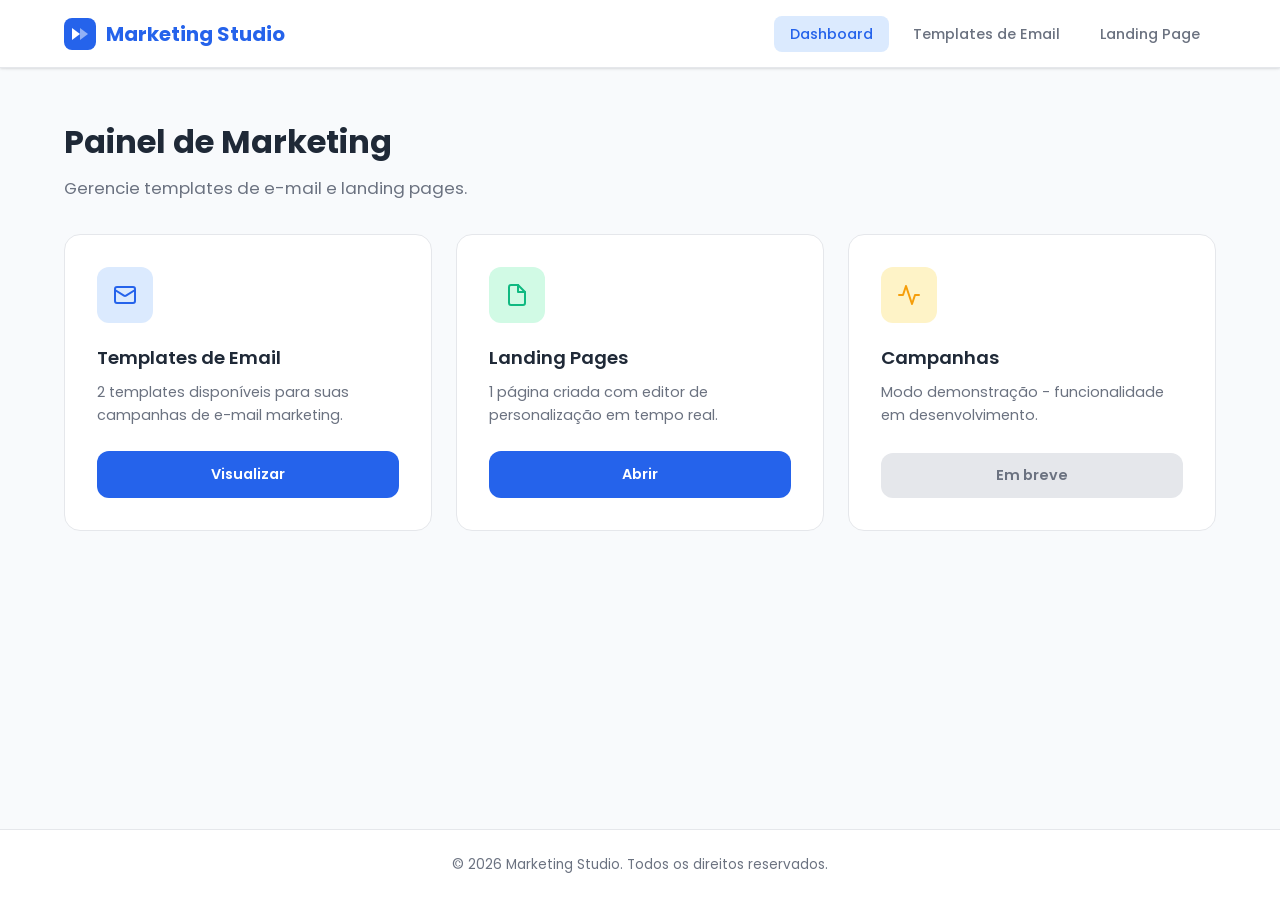
<file: index.html>
<!DOCTYPE html>
<html lang="pt-BR">
<head>
  <meta charset="UTF-8">
  <meta name="viewport" content="width=device-width, initial-scale=1.0">
  <title>Marketing Studio - Painel de Marketing</title>
  <link rel="stylesheet" href="css/style.css">
</head>
<body>

  <!-- Navbar -->
  <nav class="navbar">
    <div class="container">
      <a href="index.html" class="navbar-brand">
        <svg viewBox="0 0 32 32" fill="none" xmlns="http://www.w3.org/2000/svg">
          <rect width="32" height="32" rx="8" fill="#2563EB"/>
          <path d="M8 22V10l8 6-8 6z" fill="#fff"/>
          <path d="M16 22V10l8 6-8 6z" fill="#fff" opacity="0.5"/>
        </svg>
        Marketing Studio
      </a>
      <button class="navbar-toggle" aria-label="Abrir menu">
        <span></span>
        <span></span>
        <span></span>
      </button>
      <ul class="navbar-links">
        <li><a href="index.html" class="active">Dashboard</a></li>
        <li><a href="emails.html">Templates de Email</a></li>
        <li><a href="landing-page.html">Landing Page</a></li>
      </ul>
    </div>
  </nav>

  <!-- Main Content -->
  <main class="main">
    <div class="container">

      <!-- Page Header -->
      <div class="page-header">
        <h1>Painel de Marketing</h1>
        <p>Gerencie templates de e-mail e landing pages.</p>
      </div>

      <!-- Cards -->
      <div class="cards-grid">

        <!-- Card 1: Templates de Email -->
        <div class="card">
          <div class="card-icon blue">
            <svg width="24" height="24" viewBox="0 0 24 24" fill="none" stroke="currentColor" stroke-width="2" stroke-linecap="round" stroke-linejoin="round">
              <rect x="2" y="4" width="20" height="16" rx="2"/>
              <path d="m22 7-8.97 5.7a1.94 1.94 0 0 1-2.06 0L2 7"/>
            </svg>
          </div>
          <h3>Templates de Email</h3>
          <p>2 templates disponíveis para suas campanhas de e-mail marketing.</p>
          <a href="emails.html" class="btn btn-primary">Visualizar</a>
        </div>

        <!-- Card 2: Landing Pages -->
        <div class="card">
          <div class="card-icon green">
            <svg width="24" height="24" viewBox="0 0 24 24" fill="none" stroke="currentColor" stroke-width="2" stroke-linecap="round" stroke-linejoin="round">
              <path d="M13 2H6a2 2 0 0 0-2 2v16a2 2 0 0 0 2 2h12a2 2 0 0 0 2-2V9z"/>
              <polyline points="13 2 13 9 20 9"/>
            </svg>
          </div>
          <h3>Landing Pages</h3>
          <p>1 página criada com editor de personalização em tempo real.</p>
          <a href="landing-page.html" class="btn btn-primary">Abrir</a>
        </div>

        <!-- Card 3: Campanhas -->
        <div class="card">
          <div class="card-icon orange">
            <svg width="24" height="24" viewBox="0 0 24 24" fill="none" stroke="currentColor" stroke-width="2" stroke-linecap="round" stroke-linejoin="round">
              <path d="M22 12h-4l-3 9L9 3l-3 9H2"/>
            </svg>
          </div>
          <h3>Campanhas</h3>
          <p>Modo demonstração - funcionalidade em desenvolvimento.</p>
          <button class="btn btn-disabled" disabled>Em breve</button>
        </div>

      </div>
    </div>
  </main>

  <!-- Footer -->
  <footer class="footer">
    <div class="container">
      <p>&copy; 2026 Marketing Studio. Todos os direitos reservados.</p>
    </div>
  </footer>

  <script src="js/app.js"></script>
</body>
</html>
</file>
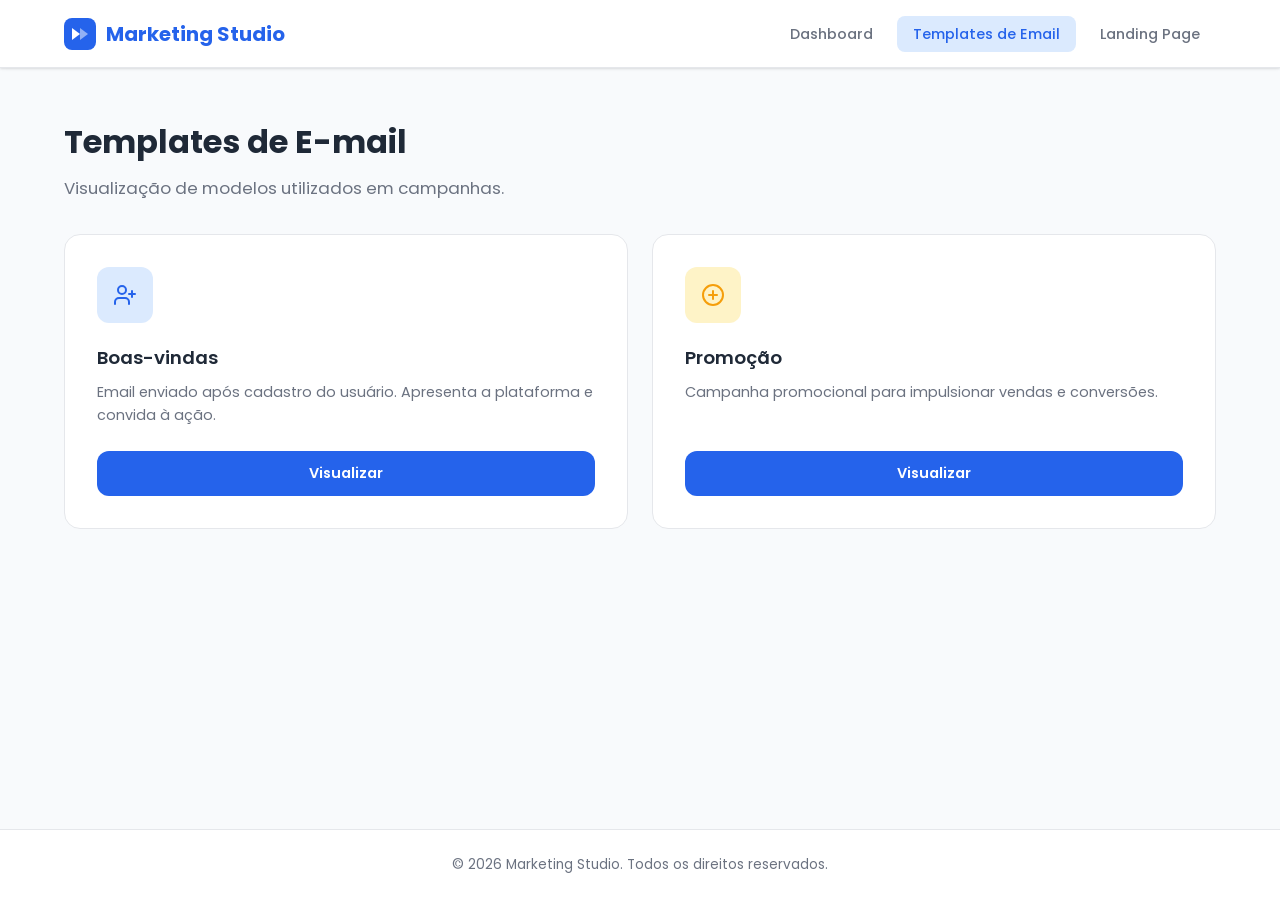
<file: emails.html>
<!DOCTYPE html>
<html lang="pt-BR">
<head>
  <meta charset="UTF-8">
  <meta name="viewport" content="width=device-width, initial-scale=1.0">
  <title>Marketing Studio - Templates de E-mail</title>
  <link rel="stylesheet" href="css/style.css">
</head>
<body>

  <!-- Navbar -->
  <nav class="navbar">
    <div class="container">
      <a href="index.html" class="navbar-brand">
        <svg viewBox="0 0 32 32" fill="none" xmlns="http://www.w3.org/2000/svg">
          <rect width="32" height="32" rx="8" fill="#2563EB"/>
          <path d="M8 22V10l8 6-8 6z" fill="#fff"/>
          <path d="M16 22V10l8 6-8 6z" fill="#fff" opacity="0.5"/>
        </svg>
        Marketing Studio
      </a>
      <button class="navbar-toggle" aria-label="Abrir menu">
        <span></span>
        <span></span>
        <span></span>
      </button>
      <ul class="navbar-links">
        <li><a href="index.html">Dashboard</a></li>
        <li><a href="emails.html" class="active">Templates de Email</a></li>
        <li><a href="landing-page.html">Landing Page</a></li>
      </ul>
    </div>
  </nav>

  <!-- Main Content -->
  <main class="main">
    <div class="container">

      <!-- Page Header -->
      <div class="page-header">
        <h1>Templates de E-mail</h1>
        <p>Visualização de modelos utilizados em campanhas.</p>
      </div>

      <!-- Cards -->
      <div class="cards-grid">

        <!-- Card 1: Boas-vindas -->
        <div class="card">
          <div class="card-icon blue">
            <svg width="24" height="24" viewBox="0 0 24 24" fill="none" stroke="currentColor" stroke-width="2" stroke-linecap="round" stroke-linejoin="round">
              <path d="M16 21v-2a4 4 0 0 0-4-4H6a4 4 0 0 0-4 4v2"/>
              <circle cx="9" cy="7" r="4"/>
              <line x1="19" y1="8" x2="19" y2="14"/>
              <line x1="22" y1="11" x2="16" y2="11"/>
            </svg>
          </div>
          <h3>Boas-vindas</h3>
          <p>Email enviado após cadastro do usuário. Apresenta a plataforma e convida à ação.</p>
          <button class="btn btn-primary btn-preview" data-target="welcome-template">Visualizar</button>

          <!-- Email Template: Boas-vindas -->
          <div id="welcome-template" class="email-preview">
            <div class="email-frame">
              <table width="100%" cellpadding="0" cellspacing="0" style="background-color: #ffffff; border-radius: 12px; overflow: hidden; font-family: 'Poppins', Arial, Helvetica, sans-serif;">
                <!-- Header -->
                <tr>
                  <td style="background: linear-gradient(135deg, #2563EB 0%, #1E40AF 100%); padding: 32px; text-align: center;">
                    <table width="100%" cellpadding="0" cellspacing="0">
                      <tr>
                        <td style="text-align: center;">
                          <span style="font-size: 24px; font-weight: 700; color: #ffffff; letter-spacing: -0.5px;">Marketing Studio</span>
                        </td>
                      </tr>
                    </table>
                  </td>
                </tr>
                <!-- Hero Image -->
                <tr>
                  <td style="padding: 0;">
                    <div style="width: 100%; height: 180px; background: linear-gradient(135deg, #DBEAFE 0%, #93C5FD 100%); display: flex; align-items: center; justify-content: center;">
                      <svg width="64" height="64" viewBox="0 0 24 24" fill="none" stroke="#2563EB" stroke-width="1.5" stroke-linecap="round" stroke-linejoin="round" style="opacity: 0.6;">
                        <path d="M3 9l9-7 9 7v11a2 2 0 0 1-2 2H5a2 2 0 0 1-2-2z"/>
                        <polyline points="9 22 9 12 15 12 15 22"/>
                      </svg>
                    </div>
                  </td>
                </tr>
                <!-- Content -->
                <tr>
                  <td style="padding: 40px 32px 16px; text-align: center;">
                    <h1 style="margin: 0 0 16px; font-size: 26px; font-weight: 700; color: #1F2937;">Bem-vindo!</h1>
                    <p style="margin: 0 0 32px; font-size: 15px; color: #6B7280; line-height: 1.7;">
                      Obrigado por criar sua conta.<br>
                      Estamos muito felizes em tê-lo conosco. Explore todas as funcionalidades e comece a criar suas campanhas agora mesmo.
                    </p>
                    <a href="#" style="display: inline-block; padding: 14px 36px; background-color: #2563EB; color: #ffffff; font-size: 15px; font-weight: 600; border-radius: 12px; text-decoration: none; transition: background-color 0.3s;">
                      Começar Agora
                    </a>
                  </td>
                </tr>
                <!-- Spacer -->
                <tr>
                  <td style="padding: 16px 32px;">
                    <hr style="border: none; border-top: 1px solid #E5E7EB; margin: 0;">
                  </td>
                </tr>
                <!-- Footer -->
                <tr>
                  <td style="padding: 16px 32px 32px; text-align: center;">
                    <p style="margin: 0 0 8px; font-size: 12px; color: #9CA3AF;">
                      Este e-mail foi enviado por Marketing Studio.
                    </p>
                    <p style="margin: 0; font-size: 12px; color: #9CA3AF;">
                      © 2026 Marketing Studio. Todos os direitos reservados.
                    </p>
                  </td>
                </tr>
              </table>
            </div>
          </div>
        </div>

        <!-- Card 2: Promoção -->
        <div class="card">
          <div class="card-icon orange">
            <svg width="24" height="24" viewBox="0 0 24 24" fill="none" stroke="currentColor" stroke-width="2" stroke-linecap="round" stroke-linejoin="round">
              <circle cx="12" cy="12" r="10"/>
              <line x1="12" y1="8" x2="12" y2="16"/>
              <line x1="8" y1="12" x2="16" y2="12"/>
            </svg>
          </div>
          <h3>Promoção</h3>
          <p>Campanha promocional para impulsionar vendas e conversões.</p>
          <button class="btn btn-primary btn-preview" data-target="promo-template">Visualizar</button>

          <!-- Email Template: Promoção -->
          <div id="promo-template" class="email-preview">
            <div class="email-frame">
              <table width="100%" cellpadding="0" cellspacing="0" style="background-color: #ffffff; border-radius: 12px; overflow: hidden; font-family: 'Poppins', Arial, Helvetica, sans-serif;">
                <!-- Banner -->
                <tr>
                  <td style="background: linear-gradient(135deg, #F59E0B 0%, #D97706 100%); padding: 40px 32px; text-align: center;">
                    <table width="100%" cellpadding="0" cellspacing="0">
                      <tr>
                        <td style="text-align: center;">
                          <span style="display: inline-block; background: rgba(255,255,255,0.2); padding: 6px 16px; border-radius: 20px; font-size: 13px; font-weight: 600; color: #ffffff; letter-spacing: 1px; text-transform: uppercase;">Oferta Especial</span>
                        </td>
                      </tr>
                    </table>
                  </td>
                </tr>
                <!-- Content -->
                <tr>
                  <td style="padding: 40px 32px; text-align: center;">
                    <h1 style="margin: 0 0 8px; font-size: 42px; font-weight: 800; color: #D97706;">50% OFF</h1>
                    <p style="margin: 0 0 8px; font-size: 18px; font-weight: 600; color: #1F2937;">em todos os planos</p>
                    <p style="margin: 0 0 32px; font-size: 15px; color: #6B7280; line-height: 1.7;">
                      Aproveite nossa oferta exclusiva por tempo limitado.<br>
                      Transforme suas campanhas com ferramentas profissionais.
                    </p>
                    <a href="#" style="display: inline-block; padding: 14px 36px; background-color: #D97706; color: #ffffff; font-size: 15px; font-weight: 600; border-radius: 12px; text-decoration: none;">
                      Comprar
                    </a>
                  </td>
                </tr>
                <!-- Features -->
                <tr>
                  <td style="padding: 0 32px 32px;">
                    <table width="100%" cellpadding="0" cellspacing="0" style="background: #FFFBEB; border-radius: 12px; border: 1px solid #FDE68A;">
                      <tr>
                        <td style="padding: 20px 24px;">
                          <table width="100%" cellpadding="0" cellspacing="0">
                            <tr>
                              <td width="33%" style="text-align: center; padding: 8px;">
                                <p style="margin: 0; font-size: 13px; color: #92400E;">✅ Templates Ilimitados</p>
                              </td>
                              <td width="33%" style="text-align: center; padding: 8px;">
                                <p style="margin: 0; font-size: 13px; color: #92400E;">✅ Suporte 24/7</p>
                              </td>
                              <td width="33%" style="text-align: center; padding: 8px;">
                                <p style="margin: 0; font-size: 13px; color: #92400E;">✅ Analytics Completo</p>
                              </td>
                            </tr>
                          </table>
                        </td>
                      </tr>
                    </table>
                  </td>
                </tr>
                <!-- Spacer -->
                <tr>
                  <td style="padding: 0 32px 16px;">
                    <hr style="border: none; border-top: 1px solid #E5E7EB; margin: 0;">
                  </td>
                </tr>
                <!-- Footer -->
                <tr>
                  <td style="padding: 16px 32px 32px; text-align: center;">
                    <p style="margin: 0 0 8px; font-size: 12px; color: #9CA3AF;">
                      Você recebeu este e-mail porque está cadastrado no Marketing Studio.
                    </p>
                    <p style="margin: 0 0 8px; font-size: 12px; color: #9CA3AF;">
                      © 2026 Marketing Studio. Todos os direitos reservados.
                    </p>
                    <p style="margin: 0; font-size: 12px;">
                      <a href="#" style="color: #2563EB; text-decoration: underline;">Cancelar inscrição</a>
                    </p>
                  </td>
                </tr>
              </table>
            </div>
          </div>
        </div>

      </div>
    </div>
  </main>

  <!-- Footer -->
  <footer class="footer">
    <div class="container">
      <p>&copy; 2026 Marketing Studio. Todos os direitos reservados.</p>
    </div>
  </footer>

  <script src="js/app.js"></script>
</body>
</html>
</file>
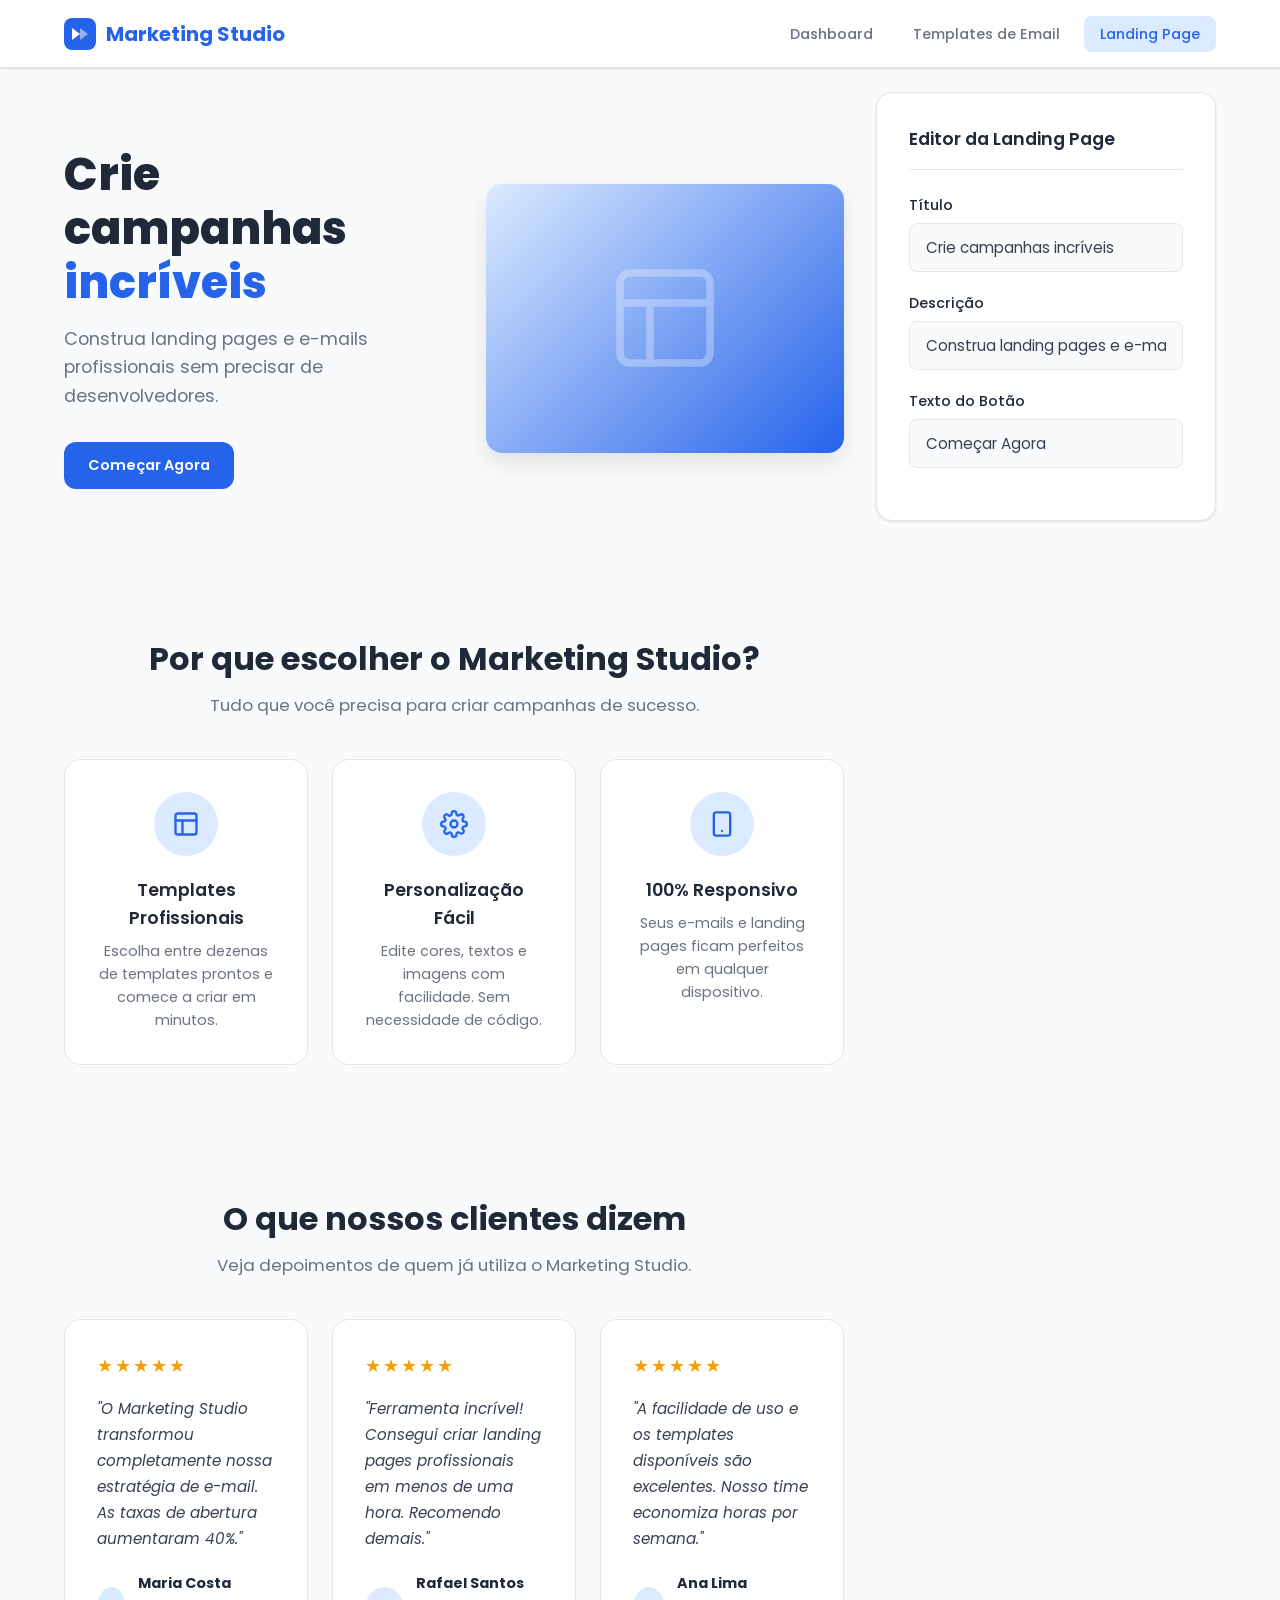
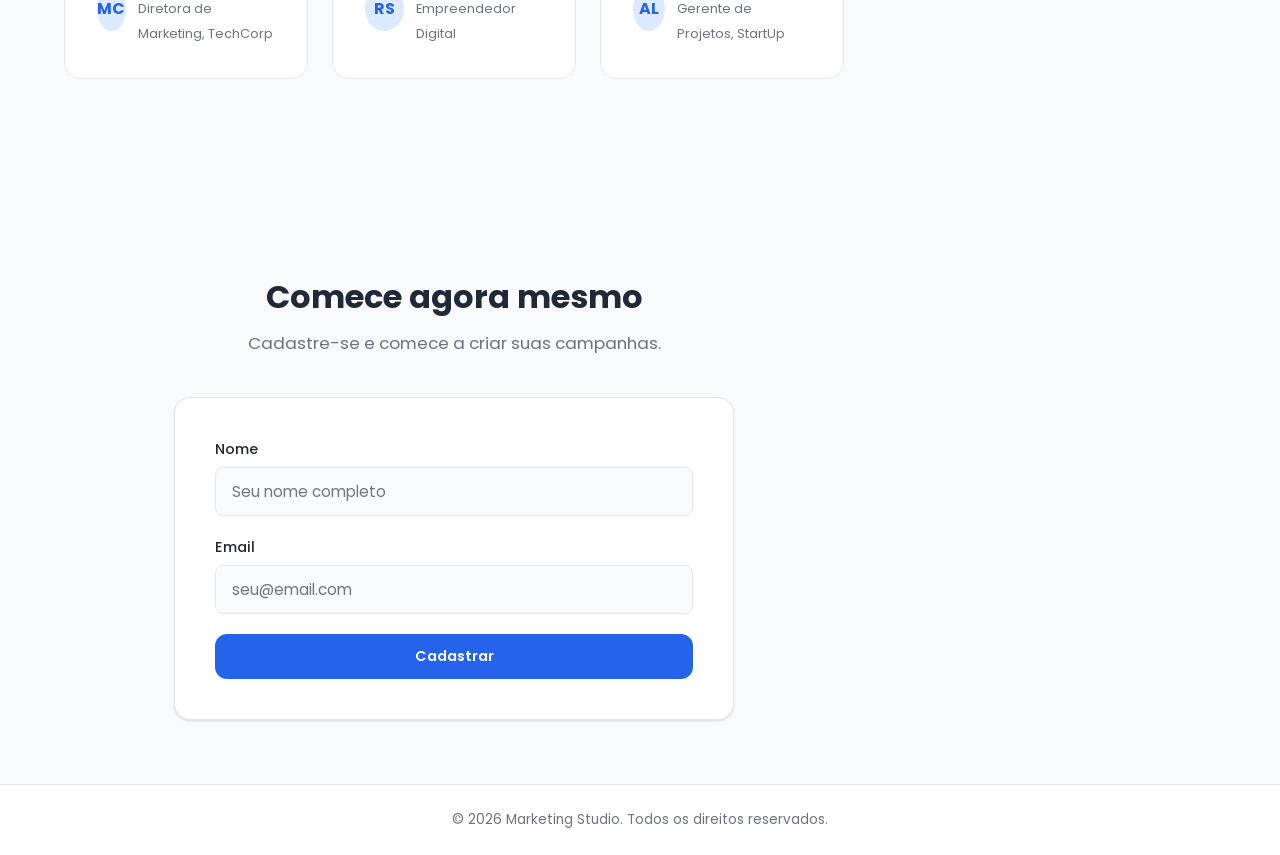
<file: landing-page.html>
<!DOCTYPE html>
<html lang="pt-BR">
<head>
  <meta charset="UTF-8">
  <meta name="viewport" content="width=device-width, initial-scale=1.0">
  <title>Marketing Studio - Landing Page</title>
  <link rel="stylesheet" href="css/style.css">
</head>
<body>

  <!-- Navbar -->
  <nav class="navbar">
    <div class="container">
      <a href="index.html" class="navbar-brand">
        <svg viewBox="0 0 32 32" fill="none" xmlns="http://www.w3.org/2000/svg">
          <rect width="32" height="32" rx="8" fill="#2563EB"/>
          <path d="M8 22V10l8 6-8 6z" fill="#fff"/>
          <path d="M16 22V10l8 6-8 6z" fill="#fff" opacity="0.5"/>
        </svg>
        Marketing Studio
      </a>
      <button class="navbar-toggle" aria-label="Abrir menu">
        <span></span>
        <span></span>
        <span></span>
      </button>
      <ul class="navbar-links">
        <li><a href="index.html">Dashboard</a></li>
        <li><a href="emails.html">Templates de Email</a></li>
        <li><a href="landing-page.html" class="active">Landing Page</a></li>
      </ul>
    </div>
  </nav>

  <!-- Main Content -->
  <main class="main">
    <div class="container">

      <!-- Editor Layout: Landing Page + Painel -->
      <div class="editor-layout">

        <!-- Landing Page Content -->
        <div class="lp-main">

          <!-- Hero Section -->
          <section class="hero">
            <div class="hero-content">
              <h1 id="lp-hero-title">Crie campanhas <span>incríveis</span></h1>
              <p class="hero-description" id="lp-hero-description">Construa landing pages e e-mails profissionais sem precisar de desenvolvedores.</p>
              <a href="#formulario" class="btn btn-primary" id="lp-hero-btn">Começar Agora</a>
            </div>
            <div class="hero-visual">
              <div class="hero-image-placeholder">
                <svg viewBox="0 0 24 24" fill="none" stroke="#ffffff" stroke-width="1.5" stroke-linecap="round" stroke-linejoin="round">
                  <rect x="3" y="3" width="18" height="18" rx="2" ry="2"/>
                  <line x1="3" y1="9" x2="21" y2="9"/>
                  <line x1="9" y1="21" x2="9" y2="9"/>
                </svg>
              </div>
            </div>
          </section>

          <!-- Benefits Section -->
          <section>
            <div class="section-title">
              <h2>Por que escolher o Marketing Studio?</h2>
              <p>Tudo que você precisa para criar campanhas de sucesso.</p>
            </div>
            <div class="benefits-grid">

              <!-- Benefit 1 -->
              <div class="benefit-card">
                <div class="benefit-icon">
                  <svg viewBox="0 0 24 24" fill="none" stroke="currentColor" stroke-width="2" stroke-linecap="round" stroke-linejoin="round">
                    <rect x="3" y="3" width="18" height="18" rx="2" ry="2"/>
                    <line x1="3" y1="9" x2="21" y2="9"/>
                    <line x1="9" y1="21" x2="9" y2="9"/>
                  </svg>
                </div>
                <h3>Templates Profissionais</h3>
                <p>Escolha entre dezenas de templates prontos e comece a criar em minutos.</p>
              </div>

              <!-- Benefit 2 -->
              <div class="benefit-card">
                <div class="benefit-icon">
                  <svg viewBox="0 0 24 24" fill="none" stroke="currentColor" stroke-width="2" stroke-linecap="round" stroke-linejoin="round">
                    <circle cx="12" cy="12" r="3"/>
                    <path d="M19.4 15a1.65 1.65 0 0 0 .33 1.82l.06.06a2 2 0 0 1 0 2.83 2 2 0 0 1-2.83 0l-.06-.06a1.65 1.65 0 0 0-1.82-.33 1.65 1.65 0 0 0-1 1.51V21a2 2 0 0 1-2 2 2 2 0 0 1-2-2v-.09A1.65 1.65 0 0 0 9 19.4a1.65 1.65 0 0 0-1.82.33l-.06.06a2 2 0 0 1-2.83 0 2 2 0 0 1 0-2.83l.06-.06A1.65 1.65 0 0 0 4.68 15a1.65 1.65 0 0 0-1.51-1H3a2 2 0 0 1-2-2 2 2 0 0 1 2-2h.09A1.65 1.65 0 0 0 4.6 9a1.65 1.65 0 0 0-.33-1.82l-.06-.06a2 2 0 0 1 0-2.83 2 2 0 0 1 2.83 0l.06.06A1.65 1.65 0 0 0 9 4.68a1.65 1.65 0 0 0 1-1.51V3a2 2 0 0 1 2-2 2 2 0 0 1 2 2v.09a1.65 1.65 0 0 0 1 1.51 1.65 1.65 0 0 0 1.82-.33l.06-.06a2 2 0 0 1 2.83 0 2 2 0 0 1 0 2.83l-.06.06a1.65 1.65 0 0 0-.33 1.82V9a1.65 1.65 0 0 0 1.51 1H21a2 2 0 0 1 2 2 2 2 0 0 1-2 2h-.09a1.65 1.65 0 0 0-1.51 1z"/>
                  </svg>
                </div>
                <h3>Personalização Fácil</h3>
                <p>Edite cores, textos e imagens com facilidade. Sem necessidade de código.</p>
              </div>

              <!-- Benefit 3 -->
              <div class="benefit-card">
                <div class="benefit-icon">
                  <svg viewBox="0 0 24 24" fill="none" stroke="currentColor" stroke-width="2" stroke-linecap="round" stroke-linejoin="round">
                    <rect x="5" y="2" width="14" height="20" rx="2" ry="2"/>
                    <line x1="12" y1="18" x2="12.01" y2="18"/>
                  </svg>
                </div>
                <h3>100% Responsivo</h3>
                <p>Seus e-mails e landing pages ficam perfeitos em qualquer dispositivo.</p>
              </div>

            </div>
          </section>

          <!-- Testimonials Section -->
          <section>
            <div class="section-title">
              <h2>O que nossos clientes dizem</h2>
              <p>Veja depoimentos de quem já utiliza o Marketing Studio.</p>
            </div>
            <div class="testimonials-grid">

              <!-- Testimonial 1 -->
              <div class="testimonial-card">
                <div class="testimonial-stars">★★★★★</div>
                <blockquote>"O Marketing Studio transformou completamente nossa estratégia de e-mail. As taxas de abertura aumentaram 40%."</blockquote>
                <div class="testimonial-author">
                  <div class="testimonial-avatar">MC</div>
                  <div class="testimonial-info">
                    <strong>Maria Costa</strong>
                    <span>Diretora de Marketing, TechCorp</span>
                  </div>
                </div>
              </div>

              <!-- Testimonial 2 -->
              <div class="testimonial-card">
                <div class="testimonial-stars">★★★★★</div>
                <blockquote>"Ferramenta incrível! Consegui criar landing pages profissionais em menos de uma hora. Recomendo demais."</blockquote>
                <div class="testimonial-author">
                  <div class="testimonial-avatar">RS</div>
                  <div class="testimonial-info">
                    <strong>Rafael Santos</strong>
                    <span>Empreendedor Digital</span>
                  </div>
                </div>
              </div>

              <!-- Testimonial 3 -->
              <div class="testimonial-card">
                <div class="testimonial-stars">★★★★★</div>
                <blockquote>"A facilidade de uso e os templates disponíveis são excelentes. Nosso time economiza horas por semana."</blockquote>
                <div class="testimonial-author">
                  <div class="testimonial-avatar">AL</div>
                  <div class="testimonial-info">
                    <strong>Ana Lima</strong>
                    <span>Gerente de Projetos, StartUp</span>
                  </div>
                </div>
              </div>

            </div>
          </section>

          <!-- Form Section -->
          <section id="formulario" class="form-section">
            <div class="section-title">
              <h2>Comece agora mesmo</h2>
              <p>Cadastre-se e comece a criar suas campanhas.</p>
            </div>
            <div class="form-container">
              <div id="form-message" class="form-message"></div>
              <form id="signup-form" novalidate>
                <div class="form-group">
                  <label for="name">Nome</label>
                  <input type="text" id="name" name="name" placeholder="Seu nome completo">
                </div>
                <div class="form-group">
                  <label for="email">Email</label>
                  <input type="email" id="email" name="email" placeholder="seu@email.com">
                </div>
                <button type="submit" class="btn btn-primary" style="width: 100%;">Cadastrar</button>
              </form>
            </div>
          </section>

        </div>

        <!-- Editor Panel -->
        <aside class="editor-panel">
          <h3>Editor da Landing Page</h3>
          <div class="form-group">
            <label for="editor-title">Título</label>
            <input type="text" id="editor-title" placeholder="Digite o título" value="Crie campanhas incríveis">
          </div>
          <div class="form-group">
            <label for="editor-description">Descrição</label>
            <input type="text" id="editor-description" placeholder="Digite a descrição" value="Construa landing pages e e-mails profissionais.">
          </div>
          <div class="form-group">
            <label for="editor-btn-text">Texto do Botão</label>
            <input type="text" id="editor-btn-text" placeholder="Texto do botão" value="Começar Agora">
          </div>
        </aside>

      </div>
    </div>
  </main>

  <!-- Footer -->
  <footer class="footer">
    <div class="container">
      <p>&copy; 2026 Marketing Studio. Todos os direitos reservados.</p>
    </div>
  </footer>

  <script src="js/app.js"></script>
</body>
</html>
</file>
<file: css/style.css>
/* ============================================
   MARKETING STUDIO - Estilos Principais
   ============================================ */

@import url('https://fonts.googleapis.com/css2?family=Poppins:wght@300;400;500;600;700;800&display=swap');

/* --- Variáveis CSS --- */
:root {
  --bg: #F8FAFC;
  --white: #FFFFFF;
  --blue: #2563EB;
  --blue-dark: #1E40AF;
  --blue-light: #DBEAFE;
  --gray: #374151;
  --gray-light: #E5E7EB;
  --gray-medium: #6B7280;
  --gray-dark: #1F2937;
  --green: #10B981;
  --orange: #F59E0B;
  --red: #EF4444;
  --shadow: 0 1px 3px rgba(0, 0, 0, 0.08), 0 1px 2px rgba(0, 0, 0, 0.06);
  --shadow-md: 0 4px 6px rgba(0, 0, 0, 0.07), 0 2px 4px rgba(0, 0, 0, 0.06);
  --shadow-lg: 0 10px 25px rgba(0, 0, 0, 0.1);
  --radius: 16px;
  --radius-sm: 12px;
  --radius-xs: 8px;
  --transition: 0.3s ease;
}

/* --- Reset --- */
*,
*::before,
*::after {
  margin: 0;
  padding: 0;
  box-sizing: border-box;
}

html {
  scroll-behavior: smooth;
}

body {
  font-family: 'Poppins', sans-serif;
  background-color: var(--bg);
  color: var(--gray);
  line-height: 1.6;
  min-height: 100vh;
  display: flex;
  flex-direction: column;
}

a {
  text-decoration: none;
  color: inherit;
}

ul {
  list-style: none;
}

img {
  max-width: 100%;
  display: block;
}

button {
  font-family: inherit;
  cursor: pointer;
  border: none;
  outline: none;
}

input, textarea {
  font-family: inherit;
  border: none;
  outline: none;
}

/* --- Navbar --- */
.navbar {
  position: fixed;
  top: 0;
  left: 0;
  right: 0;
  z-index: 1000;
  background: var(--white);
  border-bottom: 1px solid var(--gray-light);
  box-shadow: var(--shadow);
  height: 68px;
  display: flex;
  align-items: center;
}

.navbar .container {
  width: 100%;
  max-width: 1200px;
  margin: 0 auto;
  padding: 0 24px;
  display: flex;
  align-items: center;
  justify-content: space-between;
}

.navbar-brand {
  display: flex;
  align-items: center;
  gap: 10px;
  font-size: 1.25rem;
  font-weight: 700;
  color: var(--blue);
}

.navbar-brand svg {
  width: 32px;
  height: 32px;
}

.navbar-links {
  display: flex;
  align-items: center;
  gap: 8px;
}

.navbar-links a {
  padding: 8px 16px;
  border-radius: var(--radius-xs);
  font-size: 0.9rem;
  font-weight: 500;
  color: var(--gray-medium);
  transition: all var(--transition);
}

.navbar-links a:hover,
.navbar-links a.active {
  background: var(--blue-light);
  color: var(--blue);
}

/* Hamburger Mobile */
.navbar-toggle {
  display: none;
  flex-direction: column;
  gap: 5px;
  background: none;
  padding: 8px;
}

.navbar-toggle span {
  display: block;
  width: 24px;
  height: 2px;
  background: var(--gray);
  border-radius: 2px;
  transition: all var(--transition);
}

.navbar-toggle.active span:nth-child(1) {
  transform: rotate(45deg) translate(5px, 5px);
}

.navbar-toggle.active span:nth-child(2) {
  opacity: 0;
}

.navbar-toggle.active span:nth-child(3) {
  transform: rotate(-45deg) translate(5px, -5px);
}

/* --- Container / Main --- */
.main {
  padding-top: 68px;
  flex: 1;
}

.container {
  max-width: 1200px;
  margin: 0 auto;
  padding: 0 24px;
}

/* --- Page Header --- */
.page-header {
  padding: 48px 0 32px;
}

.page-header h1 {
  font-size: 2rem;
  font-weight: 700;
  color: var(--gray-dark);
  margin-bottom: 8px;
}

.page-header p {
  font-size: 1.05rem;
  color: var(--gray-medium);
}

/* --- Cards Grid --- */
.cards-grid {
  display: grid;
  grid-template-columns: repeat(auto-fit, minmax(300px, 1fr));
  gap: 24px;
  padding-bottom: 64px;
}

/* --- Card --- */
.card {
  background: var(--white);
  border-radius: var(--radius);
  border: 1px solid var(--gray-light);
  padding: 32px;
  transition: all var(--transition);
  display: flex;
  flex-direction: column;
}

.card:hover {
  box-shadow: var(--shadow-lg);
  transform: translateY(-4px);
  border-color: var(--blue-light);
}

.card-icon {
  width: 56px;
  height: 56px;
  border-radius: var(--radius-sm);
  display: flex;
  align-items: center;
  justify-content: center;
  margin-bottom: 20px;
  font-size: 1.5rem;
}

.card-icon.blue {
  background: var(--blue-light);
  color: var(--blue);
}

.card-icon.green {
  background: #D1FAE5;
  color: var(--green);
}

.card-icon.orange {
  background: #FEF3C7;
  color: var(--orange);
}

.card h3 {
  font-size: 1.15rem;
  font-weight: 600;
  color: var(--gray-dark);
  margin-bottom: 8px;
}

.card p {
  font-size: 0.9rem;
  color: var(--gray-medium);
  margin-bottom: 24px;
  flex: 1;
}

/* --- Buttons --- */
.btn {
  display: inline-flex;
  align-items: center;
  justify-content: center;
  gap: 8px;
  padding: 12px 24px;
  border-radius: var(--radius-sm);
  font-size: 0.9rem;
  font-weight: 600;
  transition: all var(--transition);
  cursor: pointer;
}

.btn-primary {
  background: var(--blue);
  color: var(--white);
}

.btn-primary:hover {
  background: var(--blue-dark);
  box-shadow: 0 4px 14px rgba(37, 99, 235, 0.4);
  transform: translateY(-2px);
}

.btn-secondary {
  background: var(--bg);
  color: var(--gray);
  border: 1px solid var(--gray-light);
}

.btn-secondary:hover {
  background: var(--gray-light);
}

.btn-outline {
  background: transparent;
  color: var(--blue);
  border: 2px solid var(--blue);
}

.btn-outline:hover {
  background: var(--blue);
  color: var(--white);
}

.btn-disabled {
  background: var(--gray-light);
  color: var(--gray-medium);
  cursor: not-allowed;
}

.btn-disabled:hover {
  transform: none;
  box-shadow: none;
}

.btn-sm {
  padding: 8px 16px;
  font-size: 0.85rem;
}

/* --- Email Template Container --- */
.email-preview {
  display: none;
  margin-top: 24px;
  background: var(--gray-light);
  border-radius: var(--radius-sm);
  padding: 32px;
  justify-content: center;
}

.email-preview.visible {
  display: flex;
}

.email-frame {
  width: 100%;
  max-width: 600px;
  background: var(--white);
  border-radius: var(--radius-sm);
  box-shadow: var(--shadow-lg);
  overflow: hidden;
}

/* --- Footer --- */
.footer {
  background: var(--white);
  border-top: 1px solid var(--gray-light);
  padding: 24px 0;
  text-align: center;
  margin-top: auto;
}

.footer p {
  font-size: 0.85rem;
  color: var(--gray-medium);
}

/* ============================================
   LANDING PAGE
   ============================================ */

/* --- Hero Section --- */
.hero {
  padding: 80px 0;
  display: flex;
  align-items: center;
  gap: 64px;
}

.hero-content {
  flex: 1;
}

.hero-content h1 {
  font-size: 2.8rem;
  font-weight: 800;
  color: var(--gray-dark);
  line-height: 1.2;
  margin-bottom: 16px;
}

.hero-content h1 span {
  color: var(--blue);
}

.hero-content .hero-description {
  font-size: 1.1rem;
  color: var(--gray-medium);
  margin-bottom: 32px;
  max-width: 500px;
}

.hero-visual {
  flex: 1;
  display: flex;
  justify-content: center;
}

.hero-image-placeholder {
  width: 100%;
  max-width: 480px;
  aspect-ratio: 4/3;
  background: linear-gradient(135deg, var(--blue-light) 0%, var(--blue) 100%);
  border-radius: var(--radius);
  display: flex;
  align-items: center;
  justify-content: center;
  box-shadow: var(--shadow-lg);
}

.hero-image-placeholder svg {
  width: 120px;
  height: 120px;
  opacity: 0.3;
}

/* --- Section Titles --- */
.section-title {
  text-align: center;
  padding: 64px 0 40px;
}

.section-title h2 {
  font-size: 2rem;
  font-weight: 700;
  color: var(--gray-dark);
  margin-bottom: 8px;
}

.section-title p {
  font-size: 1.05rem;
  color: var(--gray-medium);
}

/* --- Benefits --- */
.benefits-grid {
  display: grid;
  grid-template-columns: repeat(3, 1fr);
  gap: 24px;
  padding-bottom: 64px;
}

.benefit-card {
  background: var(--white);
  border-radius: var(--radius);
  border: 1px solid var(--gray-light);
  padding: 32px;
  text-align: center;
  transition: all var(--transition);
}

.benefit-card:hover {
  box-shadow: var(--shadow-lg);
  transform: translateY(-4px);
  border-color: var(--blue-light);
}

.benefit-icon {
  width: 64px;
  height: 64px;
  margin: 0 auto 20px;
  background: var(--blue-light);
  border-radius: 50%;
  display: flex;
  align-items: center;
  justify-content: center;
}

.benefit-icon svg {
  width: 28px;
  height: 28px;
  color: var(--blue);
}

.benefit-card h3 {
  font-size: 1.1rem;
  font-weight: 600;
  color: var(--gray-dark);
  margin-bottom: 8px;
}

.benefit-card p {
  font-size: 0.9rem;
  color: var(--gray-medium);
}

/* --- Testimonials --- */
.testimonials-grid {
  display: grid;
  grid-template-columns: repeat(3, 1fr);
  gap: 24px;
  padding-bottom: 64px;
}

.testimonial-card {
  background: var(--white);
  border-radius: var(--radius);
  border: 1px solid var(--gray-light);
  padding: 32px;
  transition: all var(--transition);
}

.testimonial-card:hover {
  box-shadow: var(--shadow-lg);
  transform: translateY(-4px);
}

.testimonial-stars {
  color: var(--orange);
  font-size: 1.1rem;
  margin-bottom: 16px;
  letter-spacing: 2px;
}

.testimonial-card blockquote {
  font-size: 0.95rem;
  color: var(--gray);
  line-height: 1.7;
  margin-bottom: 20px;
  font-style: italic;
}

.testimonial-author {
  display: flex;
  align-items: center;
  gap: 12px;
}

.testimonial-avatar {
  width: 44px;
  height: 44px;
  border-radius: 50%;
  background: var(--blue-light);
  display: flex;
  align-items: center;
  justify-content: center;
  font-weight: 700;
  color: var(--blue);
  font-size: 1rem;
}

.testimonial-info strong {
  display: block;
  font-size: 0.9rem;
  color: var(--gray-dark);
}

.testimonial-info span {
  font-size: 0.8rem;
  color: var(--gray-medium);
}

/* --- Form Section --- */
.form-section {
  padding: 64px 0;
}

.form-container {
  max-width: 560px;
  margin: 0 auto;
  background: var(--white);
  border-radius: var(--radius);
  border: 1px solid var(--gray-light);
  padding: 40px;
  box-shadow: var(--shadow);
}

.form-group {
  margin-bottom: 20px;
}

.form-group label {
  display: block;
  font-size: 0.9rem;
  font-weight: 500;
  color: var(--gray-dark);
  margin-bottom: 6px;
}

.form-group input {
  width: 100%;
  padding: 12px 16px;
  border: 1px solid var(--gray-light);
  border-radius: var(--radius-xs);
  font-size: 0.95rem;
  color: var(--gray);
  background: var(--bg);
  transition: border-color var(--transition);
}

.form-group input:focus {
  border-color: var(--blue);
  box-shadow: 0 0 0 3px rgba(37, 99, 235, 0.15);
}

.form-group input.error {
  border-color: var(--red);
  box-shadow: 0 0 0 3px rgba(239, 68, 68, 0.15);
}

.form-message {
  display: none;
  padding: 12px 16px;
  border-radius: var(--radius-xs);
  font-size: 0.9rem;
  font-weight: 500;
  margin-bottom: 16px;
}

.form-message.success {
  display: block;
  background: #D1FAE5;
  color: #065F46;
  border: 1px solid #A7F3D0;
}

.form-message.error {
  display: block;
  background: #FEE2E2;
  color: #991B1B;
  border: 1px solid #FECACA;
}

/* --- Editor Panel --- */
.editor-layout {
  display: flex;
  gap: 32px;
  align-items: flex-start;
}

.editor-layout .lp-main {
  flex: 1;
  min-width: 0;
}

.editor-panel {
  width: 340px;
  flex-shrink: 0;
  background: var(--white);
  border-radius: var(--radius);
  border: 1px solid var(--gray-light);
  padding: 32px;
  box-shadow: var(--shadow);
  position: sticky;
  top: 92px;
}

.editor-panel h3 {
  font-size: 1.1rem;
  font-weight: 600;
  color: var(--gray-dark);
  margin-bottom: 24px;
  padding-bottom: 16px;
  border-bottom: 1px solid var(--gray-light);
}

/* --- Utility --- */
.text-center {
  text-align: center;
}

.mt-32 {
  margin-top: 32px;
}

.mb-16 {
  margin-bottom: 16px;
}

/* ============================================
   RESPONSIVIDADE
   ============================================ */

/* Tablet */
@media (max-width: 992px) {
  .hero {
    flex-direction: column;
    text-align: center;
    gap: 40px;
    padding: 60px 0;
  }

  .hero-content h1 {
    font-size: 2.2rem;
  }

  .hero-content .hero-description {
    margin-left: auto;
    margin-right: auto;
  }

  .editor-layout {
    flex-direction: column;
  }

  .editor-panel {
    width: 100%;
    position: static;
  }

  .benefits-grid,
  .testimonials-grid {
    grid-template-columns: repeat(2, 1fr);
  }
}

/* Mobile */
@media (max-width: 768px) {
  .navbar-links {
    display: none;
    position: absolute;
    top: 68px;
    left: 0;
    right: 0;
    background: var(--white);
    border-bottom: 1px solid var(--gray-light);
    box-shadow: var(--shadow-md);
    flex-direction: column;
    padding: 16px;
    gap: 4px;
  }

  .navbar-links.open {
    display: flex;
  }

  .navbar-links a {
    width: 100%;
    text-align: center;
    padding: 12px 16px;
  }

  .navbar-toggle {
    display: flex;
  }

  .page-header {
    padding: 32px 0 24px;
  }

  .page-header h1 {
    font-size: 1.5rem;
  }

  .cards-grid {
    grid-template-columns: 1fr;
  }

  .hero-content h1 {
    font-size: 1.8rem;
  }

  .benefits-grid,
  .testimonials-grid {
    grid-template-columns: 1fr;
  }

  .section-title h2 {
    font-size: 1.5rem;
  }

  .form-container {
    padding: 24px;
  }

  .email-preview {
    padding: 16px;
  }
}

@media (max-width: 480px) {
  .container {
    padding: 0 16px;
  }

  .hero {
    padding: 40px 0;
  }

  .hero-content h1 {
    font-size: 1.5rem;
  }

  .card {
    padding: 24px;
  }
}
</file>
